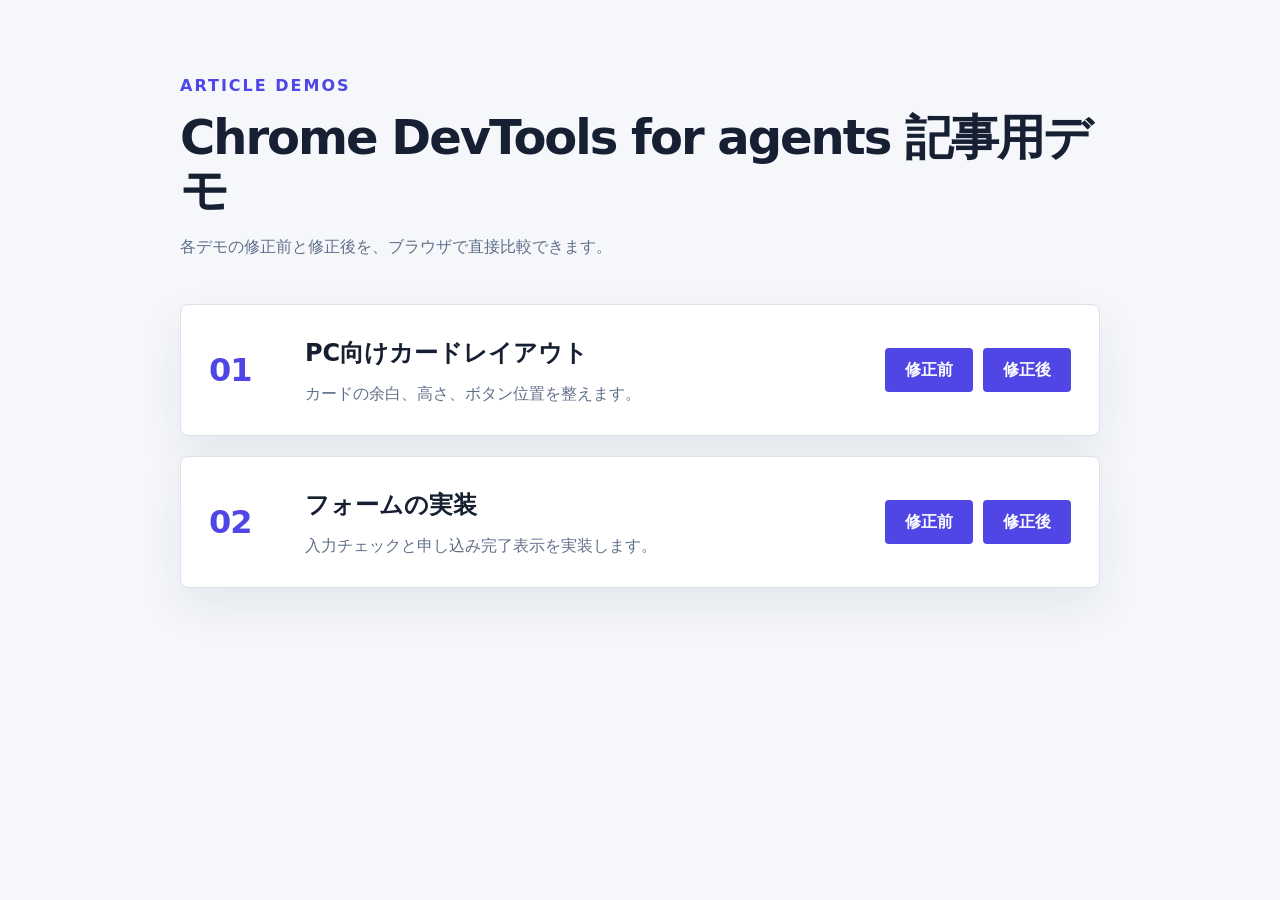
<file: index.html>
<!doctype html>
<html lang="ja">
  <head>
    <meta charset="UTF-8" />
    <meta name="viewport" content="width=device-width, initial-scale=1.0" />
    <title>Chrome DevTools for agents 記事用デモ</title>
    <link rel="stylesheet" href="./demo/base.css" />
    <style>
      .demo-index {
        width: 100%;
        max-width: 960px;
        padding: 72px 20px 88px;
      }

      .demo-index__header {
        margin-bottom: 44px;
      }

      .demo-index__title {
        margin-bottom: 16px;
        font-size: 3rem;
        line-height: 1.1;
        letter-spacing: -2px;
      }

      .demo-index__lead {
        max-width: 680px;
        color: var(--color-text-muted);
        font-size: 1rem;
      }

      .demo-list {
        display: grid;
        gap: 20px;
        list-style: none;
      }

      .demo-item {
        display: grid;
        grid-template-columns: 72px 1fr auto;
        gap: 24px;
        align-items: center;
        padding: 28px;
        border: 1px solid var(--color-border);
        border-radius: var(--radius-card);
        background: var(--color-surface);
        box-shadow: var(--shadow-card);

        .demo-item__number {
          color: var(--color-primary);
          font-weight: bold;
          font-size: 2rem;
          letter-spacing: -1px;
        }

        h2 {
          margin-bottom: 6px;
          font-size: 1.5rem;
        }

        p {
          color: var(--color-text-muted);
        }

        .demo-item__links {
          display: flex;
          gap: 10px;
        }
      }

      .demo-link {
        display: inline-flex;
        align-items: center;
        justify-content: center;
        min-height: 44px;
        padding: 0 18px;
        border: 2px solid transparent;
        border-radius: var(--radius-control);
        background: var(--color-primary);
        color: #ffffff;
        font-weight: bold;
        text-decoration: none;
        transition: background-color 200ms, color 200ms;

        &:hover {
          border-color: var(--color-primary);
          background: var(--color-surface);
          color: var(--color-primary);
        }
      }

      @media (width <= 768px) {
        .demo-index {
          padding: 48px 16px 64px;
        }

        .demo-index__title {
          font-size: 2.5rem;
        }

        .demo-item {
          grid-template-columns: 1fr;
          gap: 12px;
          padding: 24px;
        }

        .demo-item__number + div {
          margin-bottom: 8px;
        }

        .demo-link {
          flex: 1;
        }
      }
    </style>
  </head>
  <body>
    <main class="demo-index">
      <header class="demo-index__header">
        <p class="eyebrow">Article demos</p>
        <h1 class="demo-index__title">Chrome DevTools for agents 記事用デモ</h1>
        <p class="demo-index__lead">各デモの修正前と修正後を、ブラウザで直接比較できます。</p>
      </header>

      <ol class="demo-list">
        <li class="demo-item">
          <span class="demo-item__number">01</span>
          <div>
            <h2>PC向けカードレイアウト</h2>
            <p>カードの余白、高さ、ボタン位置を整えます。</p>
          </div>
          <div class="demo-item__links">
            <a class="demo-link" href="./demo/01/before/index.html">修正前</a>
            <a class="demo-link" href="./demo/01/after/index.html">修正後</a>
          </div>
        </li>
        <li class="demo-item">
          <span class="demo-item__number">02</span>
          <div>
            <h2>フォームの実装</h2>
            <p>入力チェックと申し込み完了表示を実装します。</p>
          </div>
          <div class="demo-item__links">
            <a class="demo-link" href="./demo/02/before/index.html">修正前</a>
            <a class="demo-link" href="./demo/02/after/index.html">修正後</a>
          </div>
        </li>
      </ol>
    </main>
  </body>
</html>
</file>
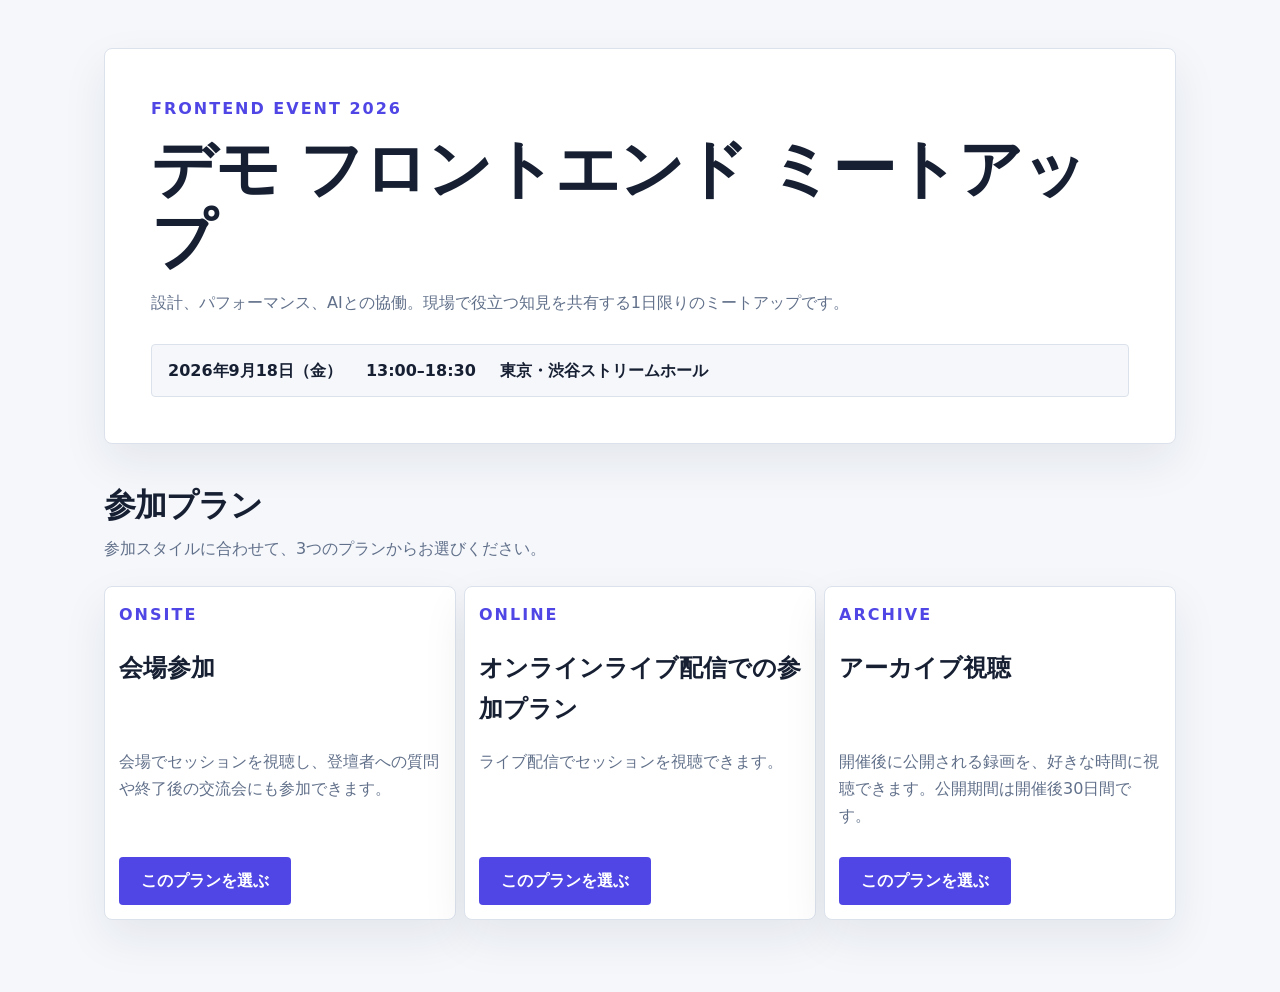
<file: demo/01/after/index.html>
<!doctype html>
<html lang="ja">
  <head>
    <meta charset="UTF-8" />
    <meta name="viewport" content="width=device-width, initial-scale=1.0" />
    <title>デモ フロントエンド ミートアップ | デモ1 修正後</title>
    <link rel="stylesheet" href="../../base.css" />
    <link rel="stylesheet" href="./style.css" />
  </head>
  <body>
    <main class="page-shell">
      <header class="event-header">
        <p class="eyebrow">Frontend Event 2026</p>
        <h1 class="event-title">デモ フロントエンド ミートアップ</h1>
        <p class="event-lead">設計、パフォーマンス、AIとの協働。現場で役立つ知見を共有する1日限りのミートアップです。</p>
        <ul class="event-meta">
          <li>2026年9月18日（金）</li>
          <li>13:00–18:30</li>
          <li>東京・渋谷ストリームホール</li>
        </ul>
      </header>

      <section class="plans-section" aria-labelledby="plans-heading">
        <h2 class="section-heading" id="plans-heading">参加プラン</h2>
        <p class="section-lead">参加スタイルに合わせて、3つのプランからお選びください。</p>
        <ul class="plans">
          <li class="plan-card">
            <span class="plan-card__label">ONSITE</span>
            <h3>会場参加</h3>
            <p>会場でセッションを視聴し、登壇者への質問や終了後の交流会にも参加できます。</p>
            <button class="button" type="button">このプランを選ぶ</button>
          </li>
          <li class="plan-card">
            <span class="plan-card__label">ONLINE</span>
            <h3>オンラインライブ配信での参加プラン</h3>
            <p>ライブ配信でセッションを視聴できます。</p>
            <button class="button" type="button">このプランを選ぶ</button>
          </li>
          <li class="plan-card">
            <span class="plan-card__label">ARCHIVE</span>
            <h3>アーカイブ視聴</h3>
            <p>開催後に公開される録画を、好きな時間に視聴できます。公開期間は開催後30日間です。</p>
            <button class="button" type="button">このプランを選ぶ</button>
          </li>
        </ul>
      </section>
    </main>
  </body>
</html>
</file>
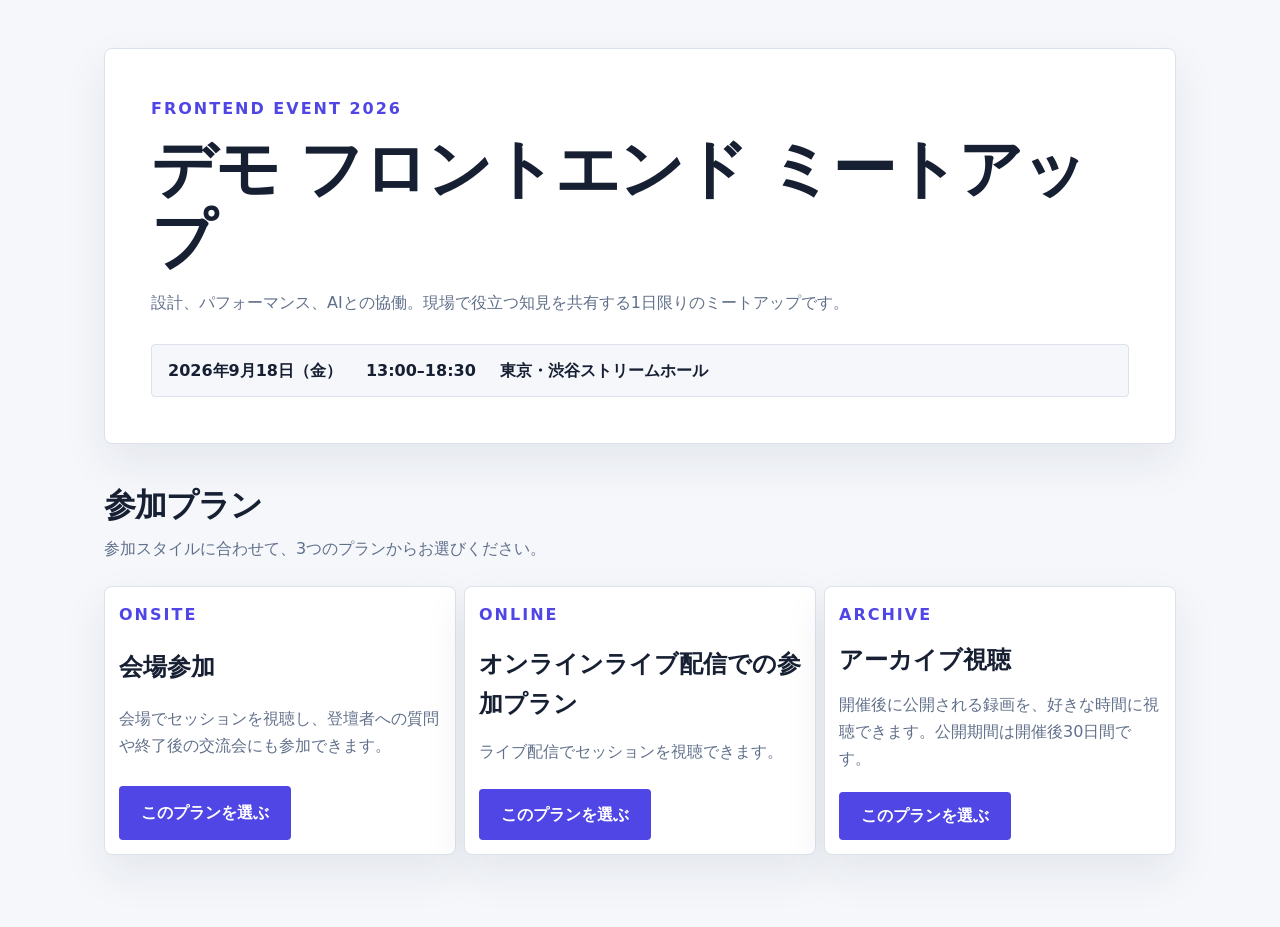
<file: demo/01/before/index.html>
<!doctype html>
<html lang="ja">
  <head>
    <meta charset="UTF-8" />
    <meta name="viewport" content="width=device-width, initial-scale=1.0" />
    <title>デモ フロントエンド ミートアップ | デモ1 修正前</title>
    <link rel="stylesheet" href="../../base.css" />
    <link rel="stylesheet" href="./style.css" />
  </head>
  <body>
    <main class="page-shell">
      <header class="event-header">
        <p class="eyebrow">Frontend Event 2026</p>
        <h1 class="event-title">デモ フロントエンド ミートアップ</h1>
        <p class="event-lead">設計、パフォーマンス、AIとの協働。現場で役立つ知見を共有する1日限りのミートアップです。</p>
        <ul class="event-meta">
          <li>2026年9月18日（金）</li>
          <li>13:00–18:30</li>
          <li>東京・渋谷ストリームホール</li>
        </ul>
      </header>

      <section class="plans-section" aria-labelledby="plans-heading">
        <h2 class="section-heading" id="plans-heading">参加プラン</h2>
        <p class="section-lead">参加スタイルに合わせて、3つのプランからお選びください。</p>
        <ul class="plans">
          <li class="plan-card">
            <span class="plan-card__label">ONSITE</span>
            <h3>会場参加</h3>
            <p>会場でセッションを視聴し、登壇者への質問や終了後の交流会にも参加できます。</p>
            <button class="button" type="button">このプランを選ぶ</button>
          </li>
          <li class="plan-card">
            <span class="plan-card__label">ONLINE</span>
            <h3>オンラインライブ配信での参加プラン</h3>
            <p>ライブ配信でセッションを視聴できます。</p>
            <button class="button" type="button">このプランを選ぶ</button>
          </li>
          <li class="plan-card">
            <span class="plan-card__label">ARCHIVE</span>
            <h3>アーカイブ視聴</h3>
            <p>開催後に公開される録画を、好きな時間に視聴できます。公開期間は開催後30日間です。</p>
            <button class="button" type="button">このプランを選ぶ</button>
          </li>
        </ul>
      </section>
    </main>
  </body>
</html>
</file>
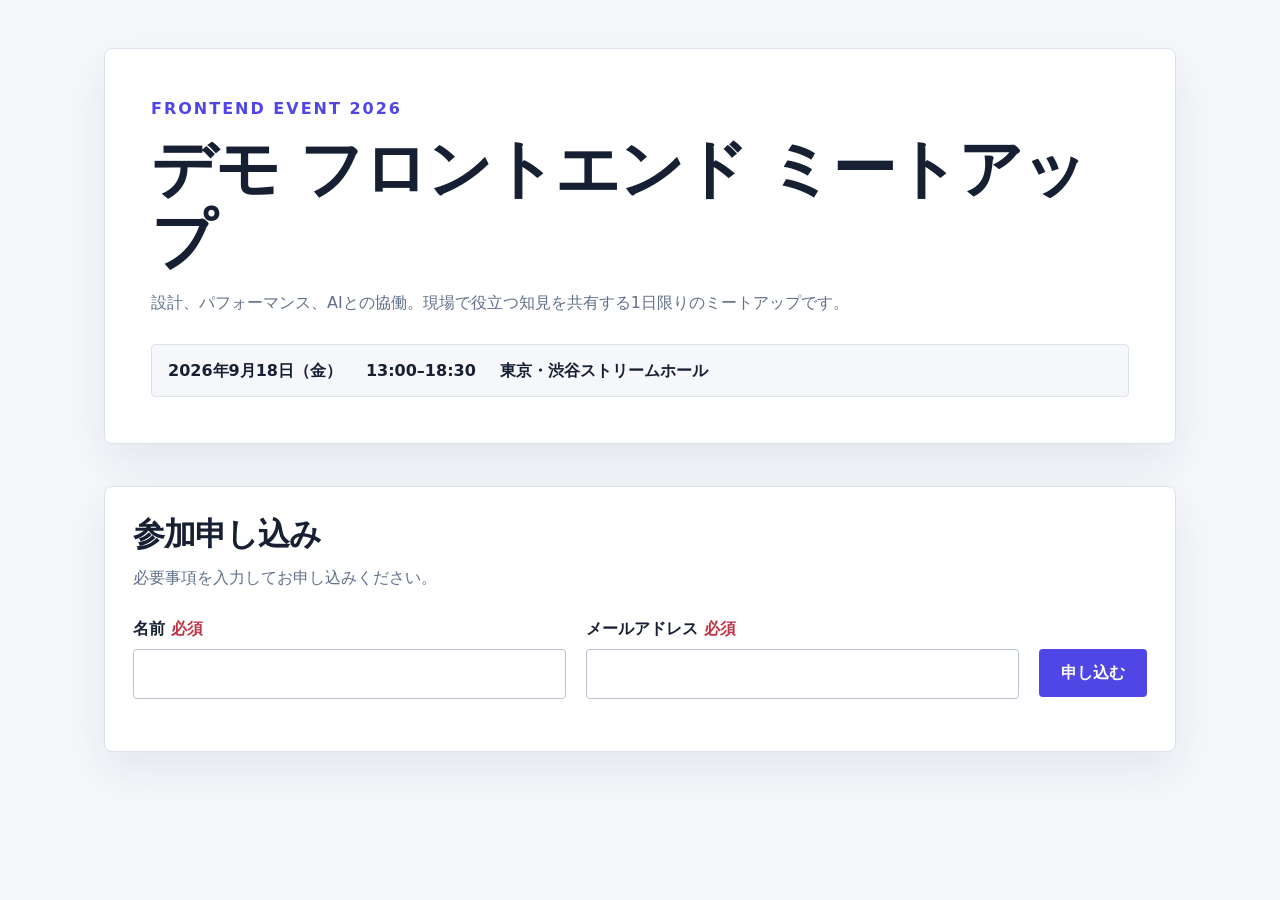
<file: demo/02/after/index.html>
<!doctype html>
<html lang="ja">
  <head>
    <meta charset="UTF-8" />
    <meta name="viewport" content="width=device-width, initial-scale=1.0" />
    <title>デモ フロントエンド ミートアップ | デモ2 修正後</title>
    <link rel="stylesheet" href="../../base.css" />
    <link rel="stylesheet" href="./style.css" />
    <script src="./main.js" defer></script>
  </head>
  <body>
    <main class="page-shell">
      <header class="event-header">
        <p class="eyebrow">Frontend Event 2026</p>
        <h1 class="event-title">デモ フロントエンド ミートアップ</h1>
        <p class="event-lead">設計、パフォーマンス、AIとの協働。現場で役立つ知見を共有する1日限りのミートアップです。</p>
        <ul class="event-meta">
          <li>2026年9月18日（金）</li>
          <li>13:00–18:30</li>
          <li>東京・渋谷ストリームホール</li>
        </ul>
      </header>

      <section class="registration" id="registration" aria-labelledby="registration-heading">
        <h2 class="section-heading" id="registration-heading">参加申し込み</h2>
        <p class="section-lead">必要事項を入力してお申し込みください。</p>
        <form id="registration-form" novalidate>
          <div class="form-grid">
            <div class="field">
              <label for="name">名前<span class="required">必須</span></label>
              <input id="name" name="name" type="text" autocomplete="name" aria-describedby="name-error" required />
              <p class="field-error" id="name-error" aria-live="polite"></p>
            </div>
            <div class="field">
              <label for="email">メールアドレス<span class="required">必須</span></label>
              <input id="email" name="email" type="email" autocomplete="email" aria-describedby="email-error" required />
              <p class="field-error" id="email-error" aria-live="polite"></p>
            </div>
            <div class="submit-area">
              <button class="button" type="submit">申し込む</button>
            </div>
          </div>
        </form>
      </section>
    </main>

    <div class="toast" id="success-toast" role="status" aria-live="polite" aria-atomic="true" hidden>
      申し込みが完了しました。
    </div>
  </body>
</html>
</file>
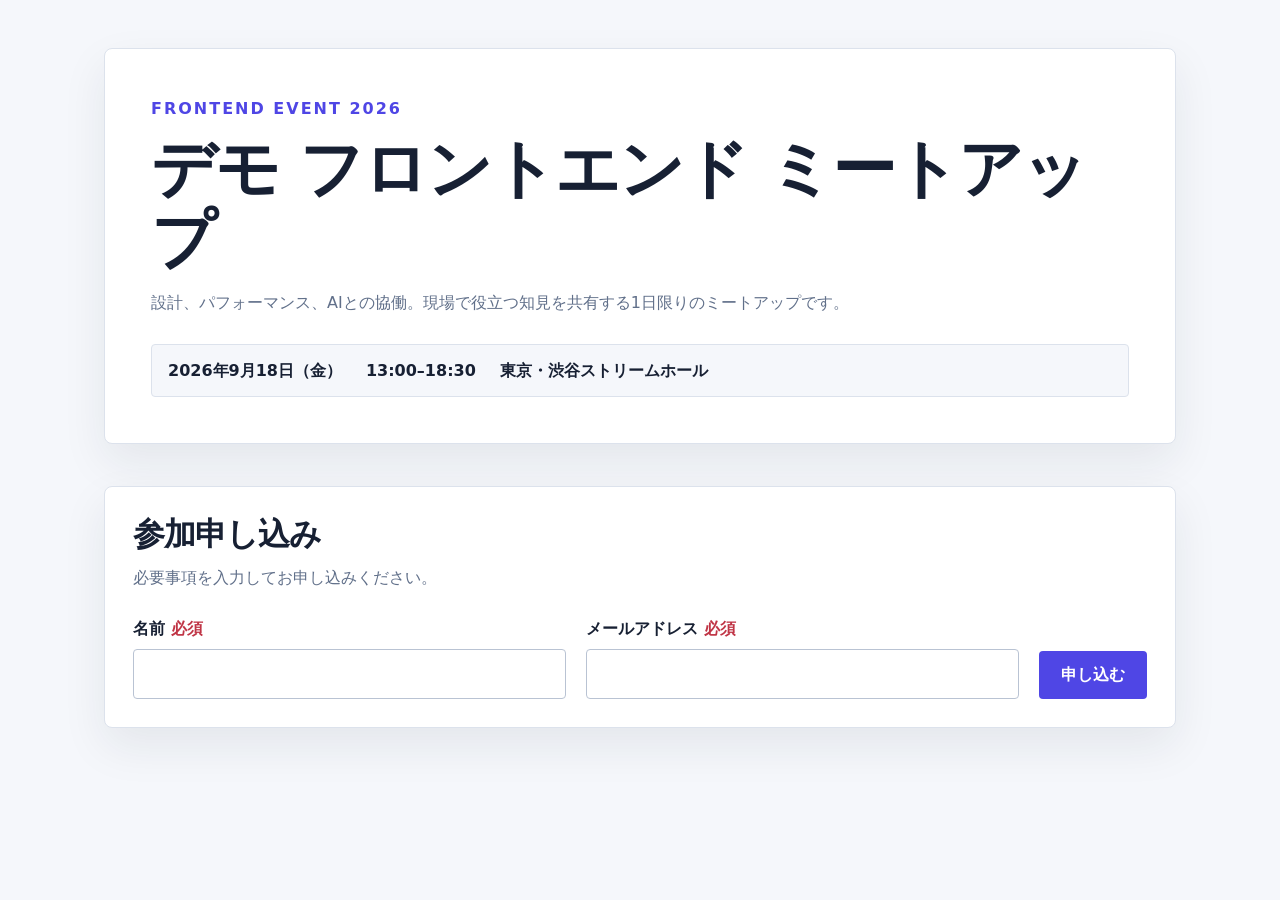
<file: demo/02/before/index.html>
<!doctype html>
<html lang="ja">
  <head>
    <meta charset="UTF-8" />
    <meta name="viewport" content="width=device-width, initial-scale=1.0" />
    <title>デモ フロントエンド ミートアップ | デモ2 修正前</title>
    <link rel="stylesheet" href="../../base.css" />
    <link rel="stylesheet" href="./style.css" />
  </head>
  <body>
    <main class="page-shell">
      <header class="event-header">
        <p class="eyebrow">Frontend Event 2026</p>
        <h1 class="event-title">デモ フロントエンド ミートアップ</h1>
        <p class="event-lead">設計、パフォーマンス、AIとの協働。現場で役立つ知見を共有する1日限りのミートアップです。</p>
        <ul class="event-meta">
          <li>2026年9月18日（金）</li>
          <li>13:00–18:30</li>
          <li>東京・渋谷ストリームホール</li>
        </ul>
      </header>

      <section class="registration" id="registration" aria-labelledby="registration-heading">
        <h2 class="section-heading" id="registration-heading">参加申し込み</h2>
        <p class="section-lead">必要事項を入力してお申し込みください。</p>
        <form>
          <div class="form-grid">
            <div class="field">
              <label for="name">名前<span class="required">必須</span></label>
              <input id="name" name="name" type="text" autocomplete="name" />
            </div>
            <div class="field">
              <label for="email">メールアドレス<span class="required">必須</span></label>
              <input id="email" name="email" type="email" autocomplete="email" />
            </div>
            <button class="button" type="button">申し込む</button>
          </div>
        </form>
      </section>
    </main>
  </body>
</html>
</file>
<file: demo/base.css>
:root {
  color-scheme: light;
  --color-background: #f5f7fb;
  --color-surface: #ffffff;
  --color-text: #172033;
  --color-text-muted: #61708a;
  --color-primary: #4f46e5;
  --color-primary-soft: #eef2ff;
  --color-border: #dce2ec;
  --color-error: #c03546;
  --color-error-soft: #fff1f2;
  --color-success: #087f5b;
  --color-success-soft: #e9fbf4;
  --radius-card: 8px;
  --radius-control: 4px;
  --shadow-card: 0 18px 45px #17203314;
  font-family: system-ui, -apple-system, BlinkMacSystemFont, "Segoe UI", sans-serif;
  color: var(--color-text);
  background: var(--color-background);
}

*,
*::before,
*::after {
  box-sizing: border-box;
  margin: 0;
  padding: 0;
}

html {
  scroll-behavior: smooth;
}

body {
  display: grid;
  justify-items: center;
  min-width: 320px;
  background: var(--color-background);
  color: var(--color-text);
  line-height: 1.7;
}

button,
input {
  font: inherit;
}

:focus-visible {
  outline: 3px solid var(--color-primary);
  outline-offset: 3px;
}

[hidden] {
  display: none;
}

.eyebrow {
  margin-bottom: 12px;
  color: var(--color-primary);
  font-weight: bold;
  font-size: 1rem;
  letter-spacing: 2px;
  text-transform: uppercase;
}

.event-header {
  padding: 46px;
  border: 1px solid var(--color-border);
  border-radius: 8px;
  background: var(--color-surface);
  box-shadow: var(--shadow-card);

  .event-title {
    margin-bottom: 14px;
    font-size: 4rem;
    line-height: 1.1;
    letter-spacing: -2px;
  }

  .event-lead {
    margin-bottom: 28px;
    color: var(--color-text-muted);
    font-size: 1rem;
  }

  .event-meta {
    display: flex;
    flex-wrap: wrap;
    gap: 24px;
    padding: 12px 16px;
    border: 1px solid var(--color-border);
    border-radius: var(--radius-control);
    background: var(--color-background);
    list-style: none;

    li {
      font-weight: bold;
      font-size: 1rem;
    }
  }
}

.section-heading {
  margin-bottom: 10px;
  font-size: 2rem;
  line-height: 1.2;
  letter-spacing: -1px;
}

.section-lead {
  max-width: 680px;
  margin-bottom: 24px;
  color: var(--color-text-muted);
}

.plans {
  display: grid;
  list-style: none;

  .plan-card {
    min-width: 0;
    border: 1px solid var(--color-border);
    border-radius: var(--radius-card);
    background: var(--color-surface);
    box-shadow: var(--shadow-card);

    .plan-card__label {
      display: inline-block;
      margin-bottom: 12px;
      color: var(--color-primary);
      font-weight: bold;
      font-size: 1rem;
      letter-spacing: 2px;
    }

    h3 {
      margin-bottom: 10px;
      font-size: 1.5rem;
    }

    p {
      margin-bottom: 20px;
      color: var(--color-text-muted);
    }
  }
}

.button {
  display: inline-flex;
  align-items: center;
  justify-content: center;
  min-height: 48px;
  padding: 0 20px;
  border: 2px solid transparent;
  border-radius: var(--radius-control);
  background: var(--color-primary);
  color: #ffffff;
  font-weight: bold;
  line-height: 1.4;
  text-align: center;
  text-decoration: none;
  cursor: pointer;
  transition: background-color 200ms, color 200ms;

  &:hover {
    border-color: var(--color-primary);
    background: var(--color-surface);
    color: var(--color-primary);
  }
}

.registration {
  border: 1px solid var(--color-border);
  border-radius: var(--radius-card);
  background: var(--color-surface);
  box-shadow: var(--shadow-card);

  .form-grid {
    display: grid;
    gap: 20px;

    .field {
      label {
        display: grid;
        grid-template-columns: max-content max-content;
        column-gap: 6px;
        margin-bottom: 7px;
        font-weight: bold;

        .required {
          color: var(--color-error);
          font-size: 1rem;
        }
      }

      input {
        display: block;
        width: 100%;
        height: 50px;
        padding: 0 14px;
        border: 1px solid #b9c3d3;
        border-radius: var(--radius-control);
        background: var(--color-surface);
        color: var(--color-text);

        &:focus {
          border-color: var(--color-primary);
          outline: 3px solid var(--color-primary-soft);
          outline-offset: 0;
        }
      }

      .field-error {
        min-height: 24px;
        padding-top: 6px;
        color: var(--color-error);
        font-weight: bold;
        font-size: 1rem;
      }
    }
  }
}

.success-message {
  padding: 28px;
  border: 1px solid var(--color-success);
  border-radius: 8px;
  background: var(--color-success-soft);
  color: var(--color-success);
}
</file>
<file: demo/01/after/style.css>
.page-shell {
  width: 100%;
  min-width: 0;
  max-width: 1120px;
  padding: 48px 24px 72px;

  .event-header {
    margin-bottom: 42px;
  }

  .plans {
    grid-template-columns: repeat(auto-fit, minmax(min(320px, 100%), 1fr));
    gap: 8px;

    .plan-card {
      display: grid;
      grid-row: span 4;
      grid-template-rows: subgrid;
      padding: 14px;

      .button {
        justify-self: start;
      }
    }
  }
}
</file>
<file: demo/01/before/style.css>
.page-shell {
  width: 100%;
  min-width: 0;
  max-width: 1120px;
  padding: 48px 24px 72px;

  .event-header {
    margin-bottom: 42px;
  }

  .plans {
    grid-template-columns: repeat(3, 1fr);
    gap: 8px;

    .plan-card {
      display: grid;
      padding: 14px;

      .button {
        justify-self: start;
      }
    }
  }
}
</file>
<file: demo/02/after/style.css>
.page-shell {
  width: 100%;
  min-width: 0;
  max-width: 1120px;
  padding: 48px 24px 72px;

  .event-header {
    margin-bottom: 42px;
  }

  .registration {
    padding: 28px;

    .form-grid {
      grid-template-columns: 1fr 1fr auto;
      align-items: start;

      .field {
        input[aria-invalid="true"] {
          border-color: var(--color-error);
          background: var(--color-error-soft);
        }

        .field-error:empty {
          visibility: hidden;
        }
      }

      .submit-area {
        display: grid;
        padding-top: 34px;
      }

      @media (width <= 768px) {
        grid-template-columns: 1fr;

        .submit-area {
          padding-top: 0;
        }
      }
    }
  }
}

.toast {
  position: fixed;
  top: 24px;
  right: 24px;
  z-index: 1000;
  max-width: calc(100% - 48px);
  padding: 16px 20px;
  border: 1px solid var(--color-success);
  border-radius: var(--radius-card);
  background: var(--color-success-soft);
  box-shadow: var(--shadow-card);
  color: var(--color-success);
  font-weight: bold;
  opacity: 0;
  transform: translateX(calc(100% + 32px));
  transition: opacity 300ms ease, transform 300ms ease;

  &.is-visible {
    opacity: 1;
    transform: translateX(0);
  }

  @media (prefers-reduced-motion: reduce) {
    transition: none;
  }
}
</file>
<file: demo/02/before/style.css>
.page-shell {
  width: 100%;
  min-width: 0;
  max-width: 1120px;
  padding: 48px 24px 72px;

  .event-header {
    margin-bottom: 42px;
  }

  .registration {
    padding: 28px;

    .form-grid {
      grid-template-columns: 1fr 1fr auto;
      align-items: flex-end;

      @media (width <= 768px) {
        grid-template-columns: 1fr;
      }
    }
  }
}
</file>
